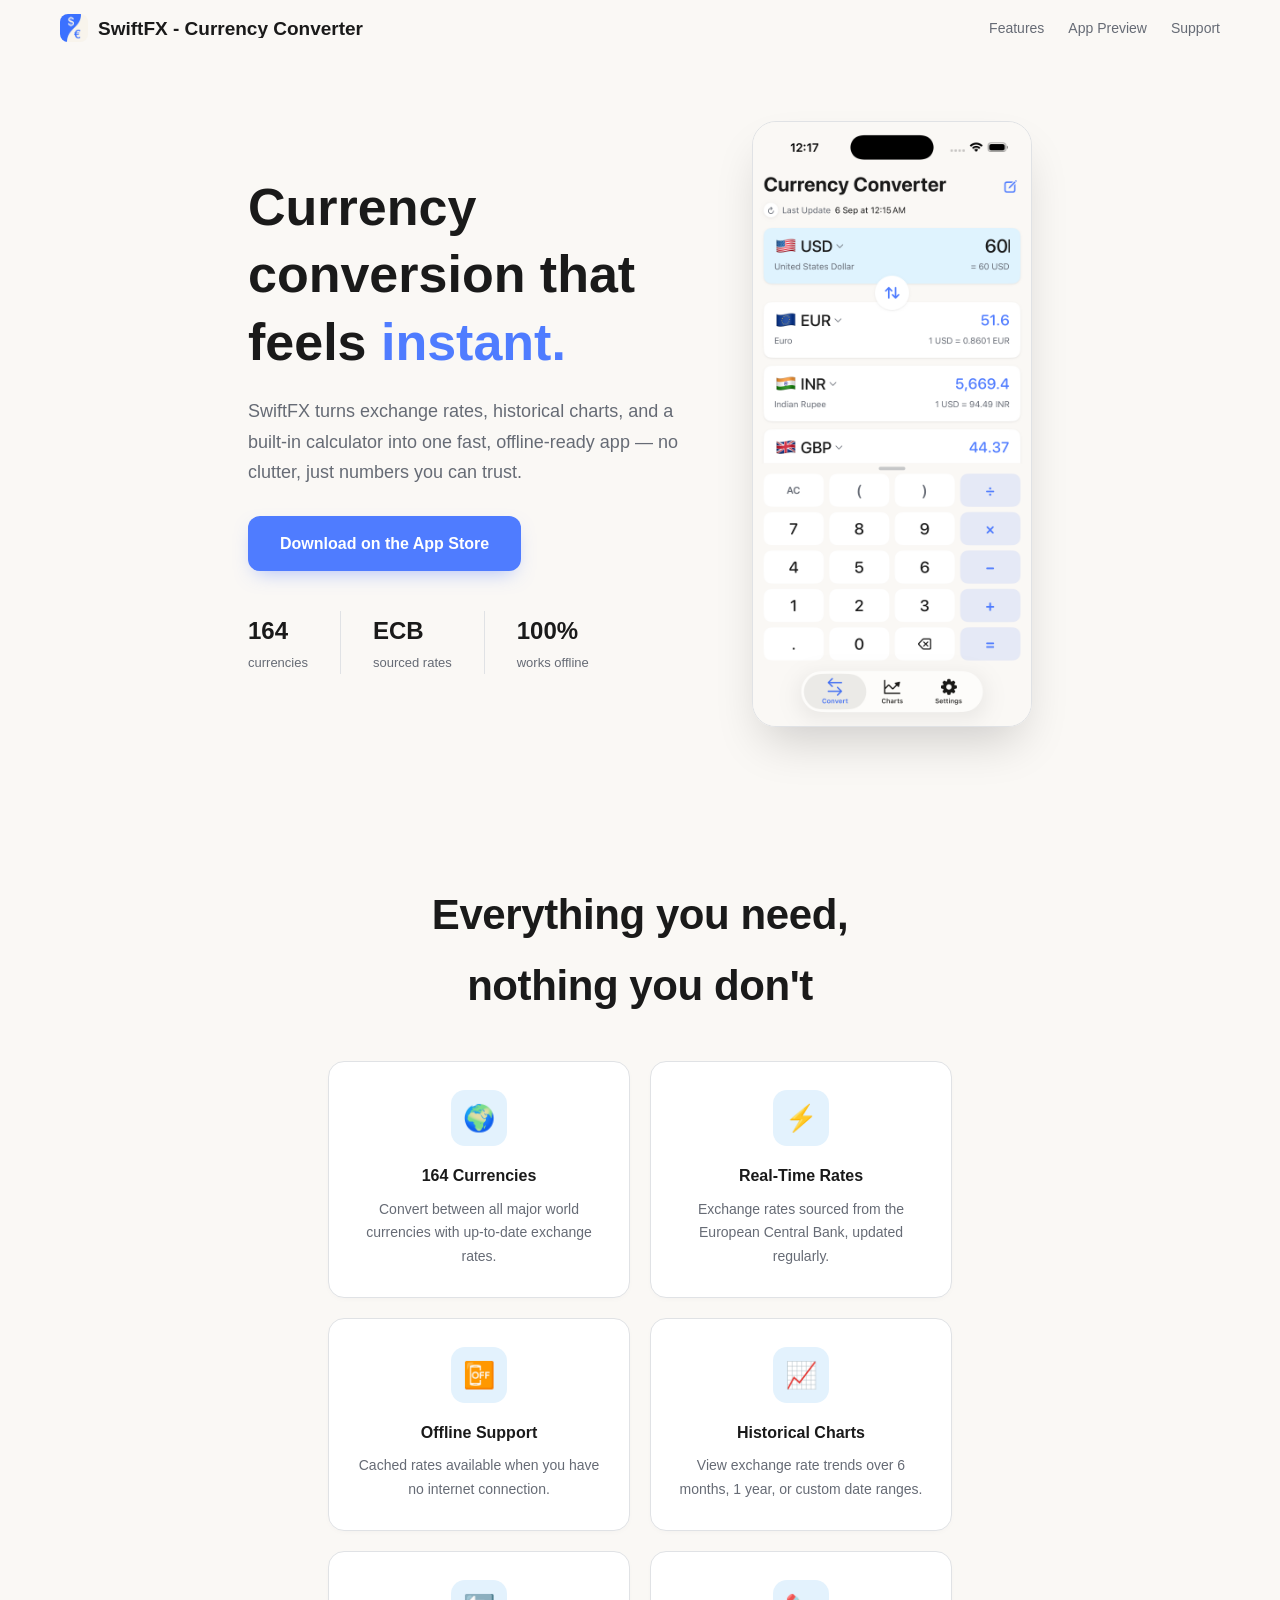
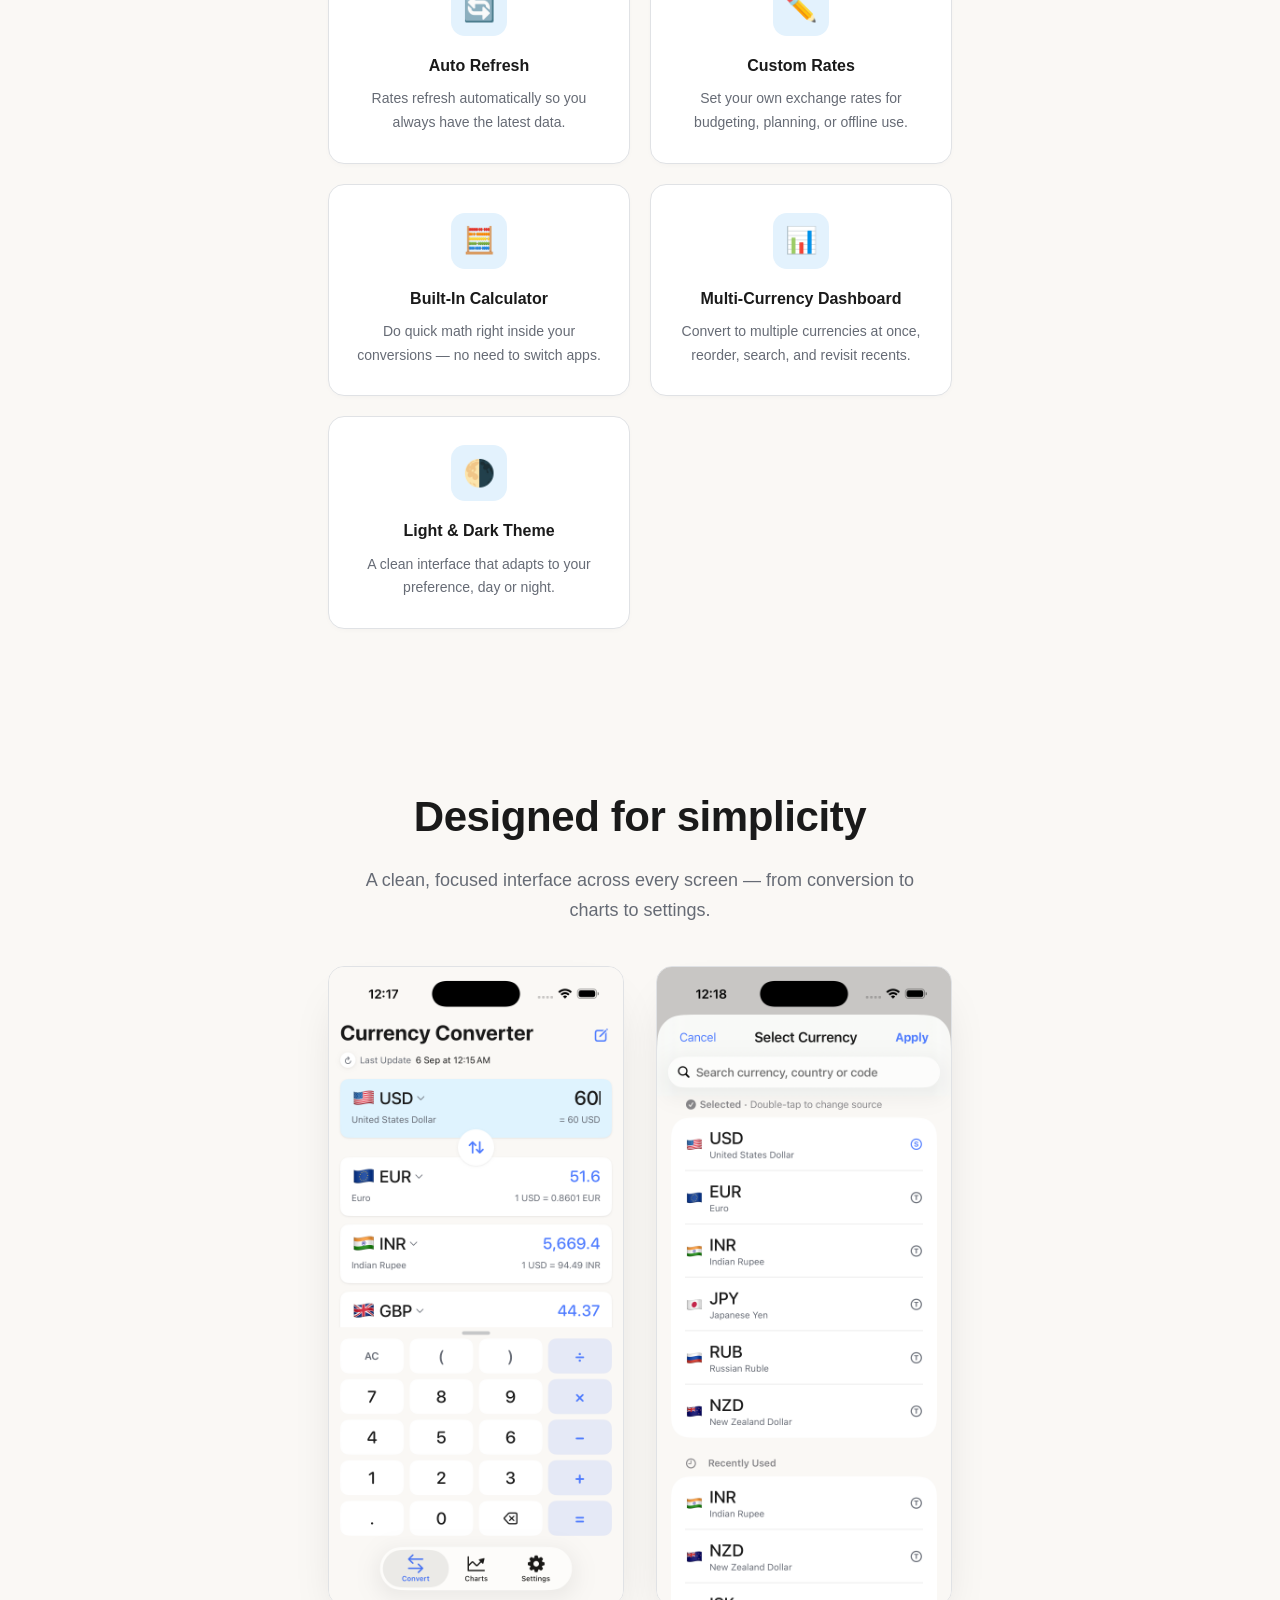
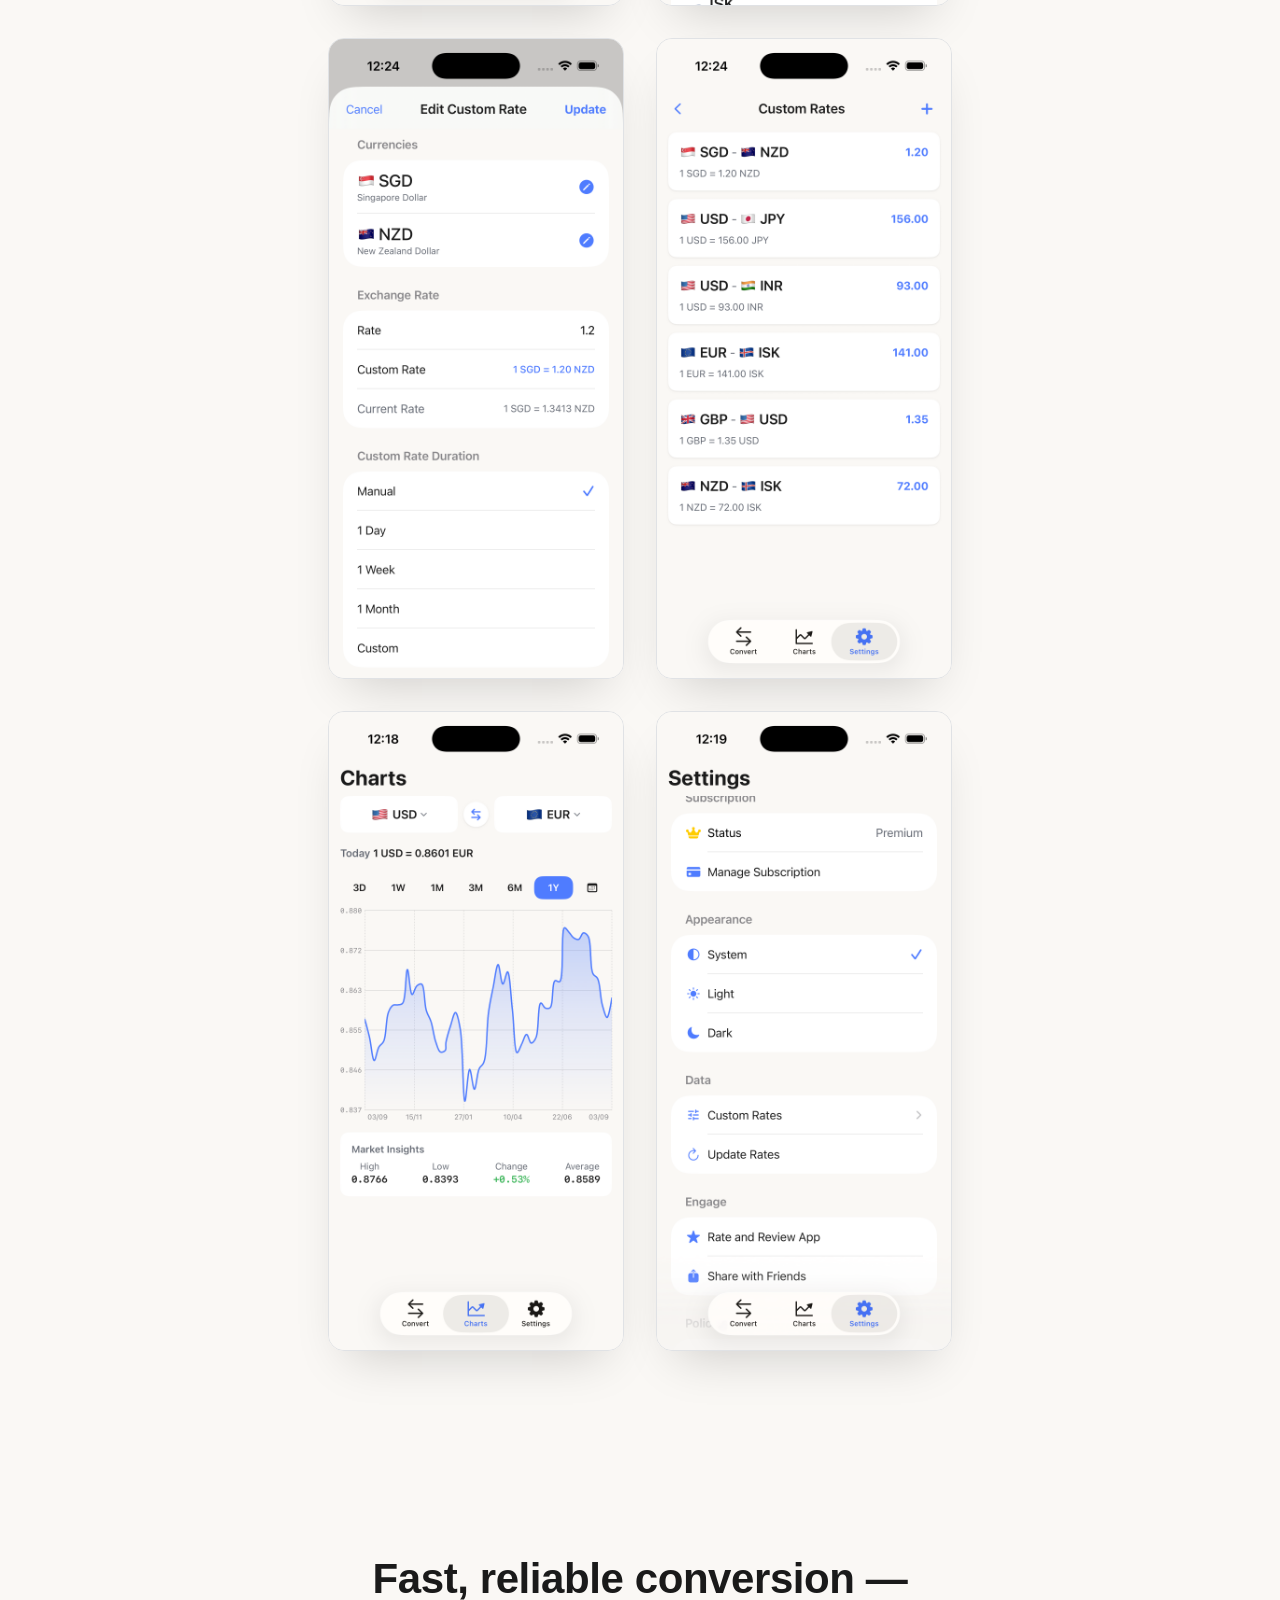
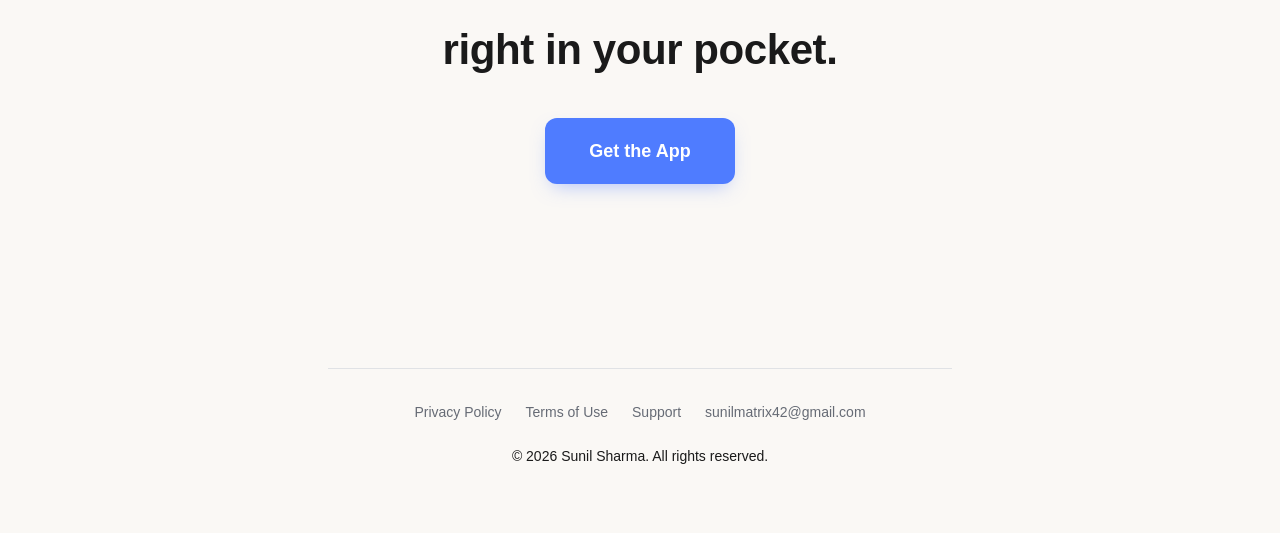
<file: index.html>
<!DOCTYPE html>
<html lang="en">
<head>
  <meta charset="UTF-8">
  <meta name="viewport" content="width=device-width, initial-scale=1.0">
  <title>SwiftFX - Currency Converter — Fast, Reliable Currency Conversion</title>
  <meta name="description" content="Convert 164+ currencies instantly with real-time exchange rates, offline support, and historical charts. Available on the App Store.">
  <script src="config.js"></script>
  <link rel="stylesheet" href="style.css">
</head>
<body>

  <nav class="nav" id="site-nav">
    <div class="nav-inner">
      <a href="index.html" class="nav-brand">
        <img src="app-icon.png" alt="" class="nav-logo">
        <span class="nav-brand-full">SwiftFX - Currency Converter</span>
        <span class="nav-brand-short">SwiftFX</span>
      </a>
      <ul class="nav-links">
        <li><a href="#features">Features</a></li>
        <li><a href="#app-preview">App Preview</a></li>
        <li><a href="support.html">Support</a></li>
      </ul>
    </div>
  </nav>

  <section class="hero-split">
    <div class="hero-split-inner">
      <div class="hero-content">
        <h1>Currency conversion that feels <span class="accent">instant.</span></h1>
        <p class="hero-description">SwiftFX turns exchange rates, historical charts, and a built-in calculator into one fast, offline-ready app — no clutter, just numbers you can trust.</p>
        <a href="#" class="cta-button app-store-link">Download on the App Store</a>
        <div class="hero-stats">
          <div class="hero-stat">
            <div class="hero-stat-value">164</div>
            <div class="hero-stat-label">currencies</div>
          </div>
          <div class="hero-stat">
            <div class="hero-stat-value">ECB</div>
            <div class="hero-stat-label">sourced rates</div>
          </div>
          <div class="hero-stat">
            <div class="hero-stat-value">100%</div>
            <div class="hero-stat-label">works offline</div>
          </div>
        </div>
      </div>
      <div class="hero-visual">
        <img src="screenshots/Screen1.png" alt="SwiftFX currency converter screen showing USD, EUR, INR, and GBP conversion with built-in calculator" class="hero-phone-image">
      </div>
    </div>
  </section>

  <section class="features-section" id="features">
    <div class="container">
      <div class="section-heading">
        <h2>Everything you need, nothing you don't</h2>
      </div>
      <div class="features-grid">
        <div class="feature-card">
          <div class="feature-icon">🌍</div>
          <h3>164 Currencies</h3>
          <p>Convert between all major world currencies with up-to-date exchange rates.</p>
        </div>
        <div class="feature-card">
          <div class="feature-icon">⚡</div>
          <h3>Real-Time Rates</h3>
          <p>Exchange rates sourced from the European Central Bank, updated regularly.</p>
        </div>
        <div class="feature-card">
          <div class="feature-icon">📴</div>
          <h3>Offline Support</h3>
          <p>Cached rates available when you have no internet connection.</p>
        </div>
        <div class="feature-card">
          <div class="feature-icon">📈</div>
          <h3>Historical Charts</h3>
          <p>View exchange rate trends over 6 months, 1 year, or custom date ranges.</p>
        </div>
        <div class="feature-card">
          <div class="feature-icon">🔄</div>
          <h3>Auto Refresh</h3>
          <p>Rates refresh automatically so you always have the latest data.</p>
        </div>
        <div class="feature-card">
          <div class="feature-icon">✏️</div>
          <h3>Custom Rates</h3>
          <p>Set your own exchange rates for budgeting, planning, or offline use.</p>
        </div>
        <div class="feature-card">
          <div class="feature-icon">🧮</div>
          <h3>Built-In Calculator</h3>
          <p>Do quick math right inside your conversions — no need to switch apps.</p>
        </div>
        <div class="feature-card">
          <div class="feature-icon">📊</div>
          <h3>Multi-Currency Dashboard</h3>
          <p>Convert to multiple currencies at once, reorder, search, and revisit recents.</p>
        </div>
        <div class="feature-card">
          <div class="feature-icon">🌗</div>
          <h3>Light &amp; Dark Theme</h3>
          <p>A clean interface that adapts to your preference, day or night.</p>
        </div>
      </div>
    </div>
  </section>

  <section class="screenshots-section" id="app-preview">
    <div class="container">
      <div class="section-heading">
        <h2>Designed for simplicity</h2>
        <p class="section-subtext">A clean, focused interface across every screen — from conversion to charts to settings.</p>
      </div>
      <div class="screenshots-grid">
        <img src="screenshots/Screen1.png" alt="Currency converter screen with multiple currencies and built-in calculator">
        <img src="screenshots/Screen5.png" alt="Currency search and selection screen">
        <img src="screenshots/Screen3.png" alt="Custom exchange rate editor">
        <img src="screenshots/Screen4.png" alt="List of saved custom exchange rates">
        <img src="screenshots/Screen2.png" alt="Historical exchange rate chart with market insights">
        <img src="screenshots/Screen6.png" alt="Settings screen with appearance and subscription options">
      </div>
    </div>
  </section>

  <section class="cta-section">
    <div class="container">
      <h2>Fast, reliable conversion — right in your pocket.</h2>
      <a href="#" class="cta-button cta-button-large app-store-link">Get the App</a>
    </div>
  </section>

  <div class="container">
    <footer class="footer">
      <ul class="footer-links">
        <li><a href="privacy.html">Privacy Policy</a></li>
        <li><a href="terms.html">Terms of Use</a></li>
        <li><a href="support.html">Support</a></li>
        <li><a data-config="contactEmail"></a></li>
      </ul>
      <p>&copy; 2026 <span data-config="developerName">Sunil Sharma</span>. All rights reserved.</p>
    </footer>
  </div>

  <script>
    document.querySelectorAll(".app-store-link").forEach(function (el) {
      el.href = CONFIG.appStoreUrl;
    });

    var siteNav = document.getElementById("site-nav");
    function updateNavScrollState() {
      siteNav.classList.toggle("nav--scrolled", window.scrollY > 8);
    }
    document.addEventListener("scroll", updateNavScrollState, { passive: true });
    updateNavScrollState();
  </script>
</body>
</html>
</file>
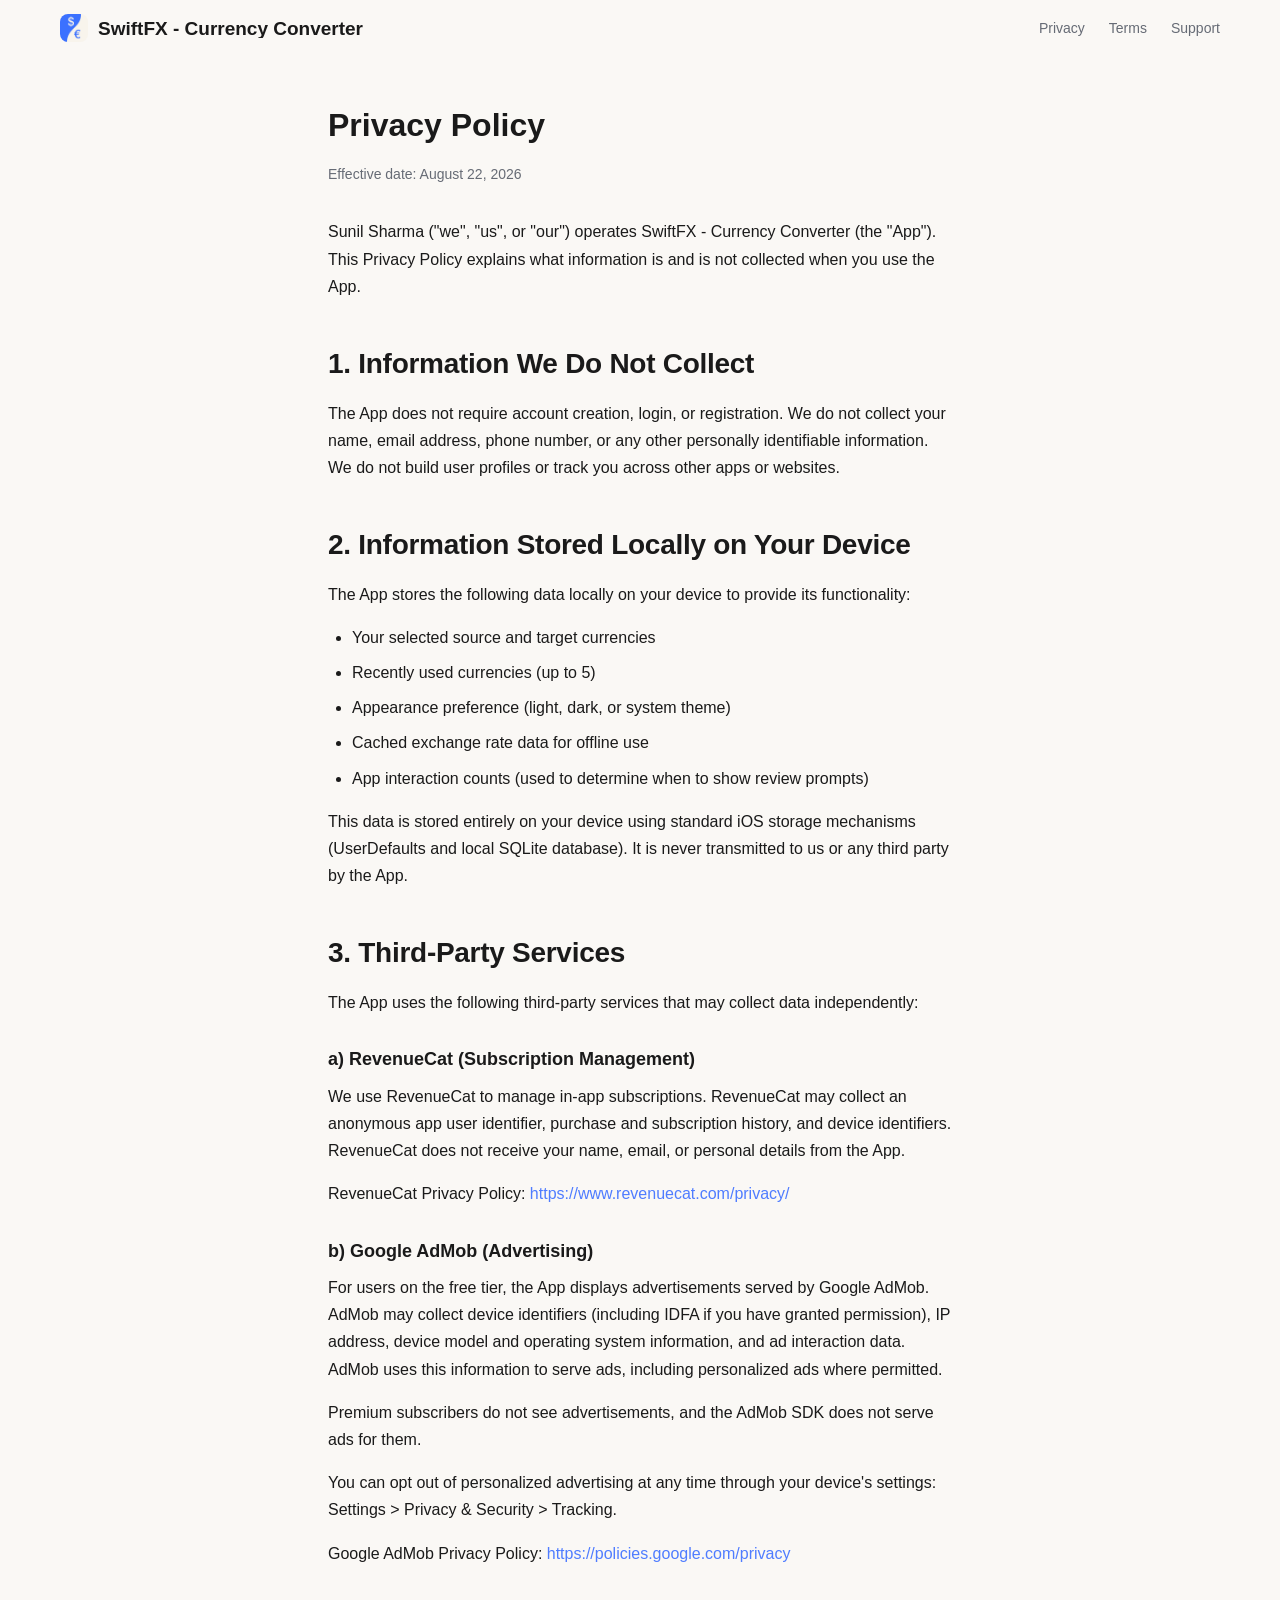
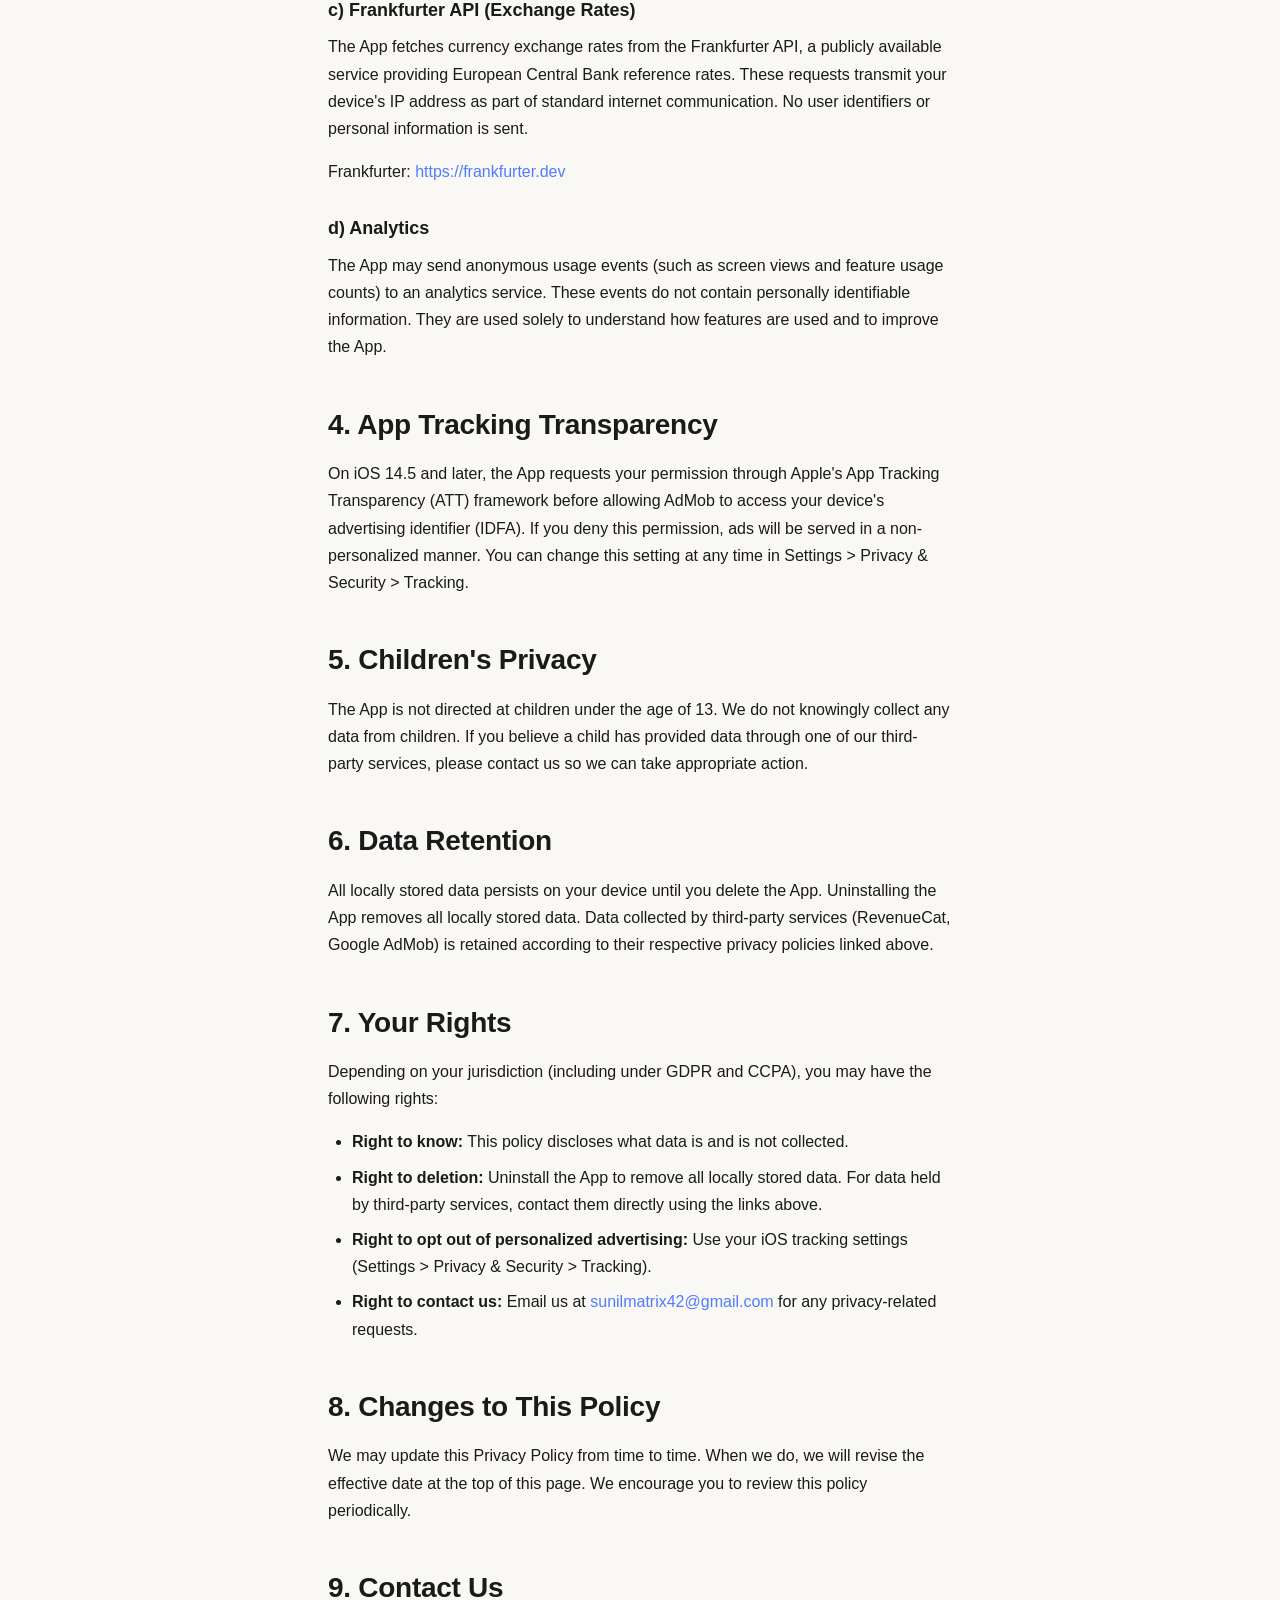
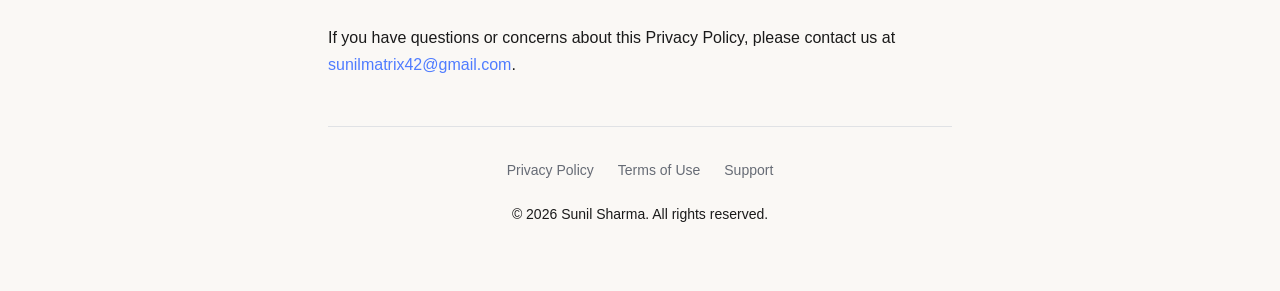
<file: privacy.html>
<!DOCTYPE html>
<html lang="en">
<head>
  <meta charset="UTF-8">
  <meta name="viewport" content="width=device-width, initial-scale=1.0">
  <title>Privacy Policy — SwiftFX - Currency Converter</title>
  <script src="config.js"></script>
  <link rel="stylesheet" href="style.css">
</head>
<body>

  <nav class="nav" id="site-nav">
    <div class="nav-inner">
      <a href="index.html" class="nav-brand">
        <img src="app-icon.png" alt="" class="nav-logo">
        <span class="nav-brand-full">SwiftFX - Currency Converter</span>
        <span class="nav-brand-short">SwiftFX</span>
      </a>
      <ul class="nav-links">
        <li><a href="privacy.html">Privacy</a></li>
        <li><a href="terms.html">Terms</a></li>
        <li><a href="support.html">Support</a></li>
      </ul>
    </div>
  </nav>

  <div class="container">
    <h1>Privacy Policy</h1>
    <p class="subtitle">Effective date: <span data-config="effectiveDate">August 22, 2026</span></p>

    <p><span data-config="developerName">Sunil Sharma</span> ("we", "us", or "our") operates <span data-config="appName">SwiftFX - Currency Converter</span> (the "App"). This Privacy Policy explains what information is and is not collected when you use the App.</p>

    <h2>1. Information We Do Not Collect</h2>
    <p>The App does not require account creation, login, or registration. We do not collect your name, email address, phone number, or any other personally identifiable information. We do not build user profiles or track you across other apps or websites.</p>

    <h2>2. Information Stored Locally on Your Device</h2>
    <p>The App stores the following data locally on your device to provide its functionality:</p>
    <ul>
      <li>Your selected source and target currencies</li>
      <li>Recently used currencies (up to 5)</li>
      <li>Appearance preference (light, dark, or system theme)</li>
      <li>Cached exchange rate data for offline use</li>
      <li>App interaction counts (used to determine when to show review prompts)</li>
    </ul>
    <p>This data is stored entirely on your device using standard iOS storage mechanisms (UserDefaults and local SQLite database). It is never transmitted to us or any third party by the App.</p>

    <h2>3. Third-Party Services</h2>
    <p>The App uses the following third-party services that may collect data independently:</p>

    <h3>a) RevenueCat (Subscription Management)</h3>
    <p>We use RevenueCat to manage in-app subscriptions. RevenueCat may collect an anonymous app user identifier, purchase and subscription history, and device identifiers. RevenueCat does not receive your name, email, or personal details from the App.</p>
    <p>RevenueCat Privacy Policy: <a href="https://www.revenuecat.com/privacy/" target="_blank" rel="noopener">https://www.revenuecat.com/privacy/</a></p>

    <h3>b) Google AdMob (Advertising)</h3>
    <p>For users on the free tier, the App displays advertisements served by Google AdMob. AdMob may collect device identifiers (including IDFA if you have granted permission), IP address, device model and operating system information, and ad interaction data. AdMob uses this information to serve ads, including personalized ads where permitted.</p>
    <p>Premium subscribers do not see advertisements, and the AdMob SDK does not serve ads for them.</p>
    <p>You can opt out of personalized advertising at any time through your device's settings: Settings &gt; Privacy &amp; Security &gt; Tracking.</p>
    <p>Google AdMob Privacy Policy: <a href="https://policies.google.com/privacy" target="_blank" rel="noopener">https://policies.google.com/privacy</a></p>

    <h3>c) Frankfurter API (Exchange Rates)</h3>
    <p>The App fetches currency exchange rates from the Frankfurter API, a publicly available service providing European Central Bank reference rates. These requests transmit your device's IP address as part of standard internet communication. No user identifiers or personal information is sent.</p>
    <p>Frankfurter: <a href="https://frankfurter.dev" target="_blank" rel="noopener">https://frankfurter.dev</a></p>

    <h3>d) Analytics</h3>
    <p>The App may send anonymous usage events (such as screen views and feature usage counts) to an analytics service. These events do not contain personally identifiable information. They are used solely to understand how features are used and to improve the App.</p>

    <h2>4. App Tracking Transparency</h2>
    <p>On iOS 14.5 and later, the App requests your permission through Apple's App Tracking Transparency (ATT) framework before allowing AdMob to access your device's advertising identifier (IDFA). If you deny this permission, ads will be served in a non-personalized manner. You can change this setting at any time in Settings &gt; Privacy &amp; Security &gt; Tracking.</p>

    <h2>5. Children's Privacy</h2>
    <p>The App is not directed at children under the age of 13. We do not knowingly collect any data from children. If you believe a child has provided data through one of our third-party services, please contact us so we can take appropriate action.</p>

    <h2>6. Data Retention</h2>
    <p>All locally stored data persists on your device until you delete the App. Uninstalling the App removes all locally stored data. Data collected by third-party services (RevenueCat, Google AdMob) is retained according to their respective privacy policies linked above.</p>

    <h2>7. Your Rights</h2>
    <p>Depending on your jurisdiction (including under GDPR and CCPA), you may have the following rights:</p>
    <ul>
      <li><strong>Right to know:</strong> This policy discloses what data is and is not collected.</li>
      <li><strong>Right to deletion:</strong> Uninstall the App to remove all locally stored data. For data held by third-party services, contact them directly using the links above.</li>
      <li><strong>Right to opt out of personalized advertising:</strong> Use your iOS tracking settings (Settings &gt; Privacy &amp; Security &gt; Tracking).</li>
      <li><strong>Right to contact us:</strong> Email us at <a data-config="contactEmail"></a> for any privacy-related requests.</li>
    </ul>

    <h2>8. Changes to This Policy</h2>
    <p>We may update this Privacy Policy from time to time. When we do, we will revise the effective date at the top of this page. We encourage you to review this policy periodically.</p>

    <h2>9. Contact Us</h2>
    <p>If you have questions or concerns about this Privacy Policy, please contact us at <a data-config="contactEmail"></a>.</p>

    <footer class="footer">
      <ul class="footer-links">
        <li><a href="privacy.html">Privacy Policy</a></li>
        <li><a href="terms.html">Terms of Use</a></li>
        <li><a href="support.html">Support</a></li>
      </ul>
      <p>&copy; 2026 <span data-config="developerName">Sunil Sharma</span>. All rights reserved.</p>
    </footer>
  </div>

  <script>
    var siteNav = document.getElementById("site-nav");
    function updateNavScrollState() {
      siteNav.classList.toggle("nav--scrolled", window.scrollY > 8);
    }
    document.addEventListener("scroll", updateNavScrollState, { passive: true });
    updateNavScrollState();
  </script>
</body>
</html>
</file>
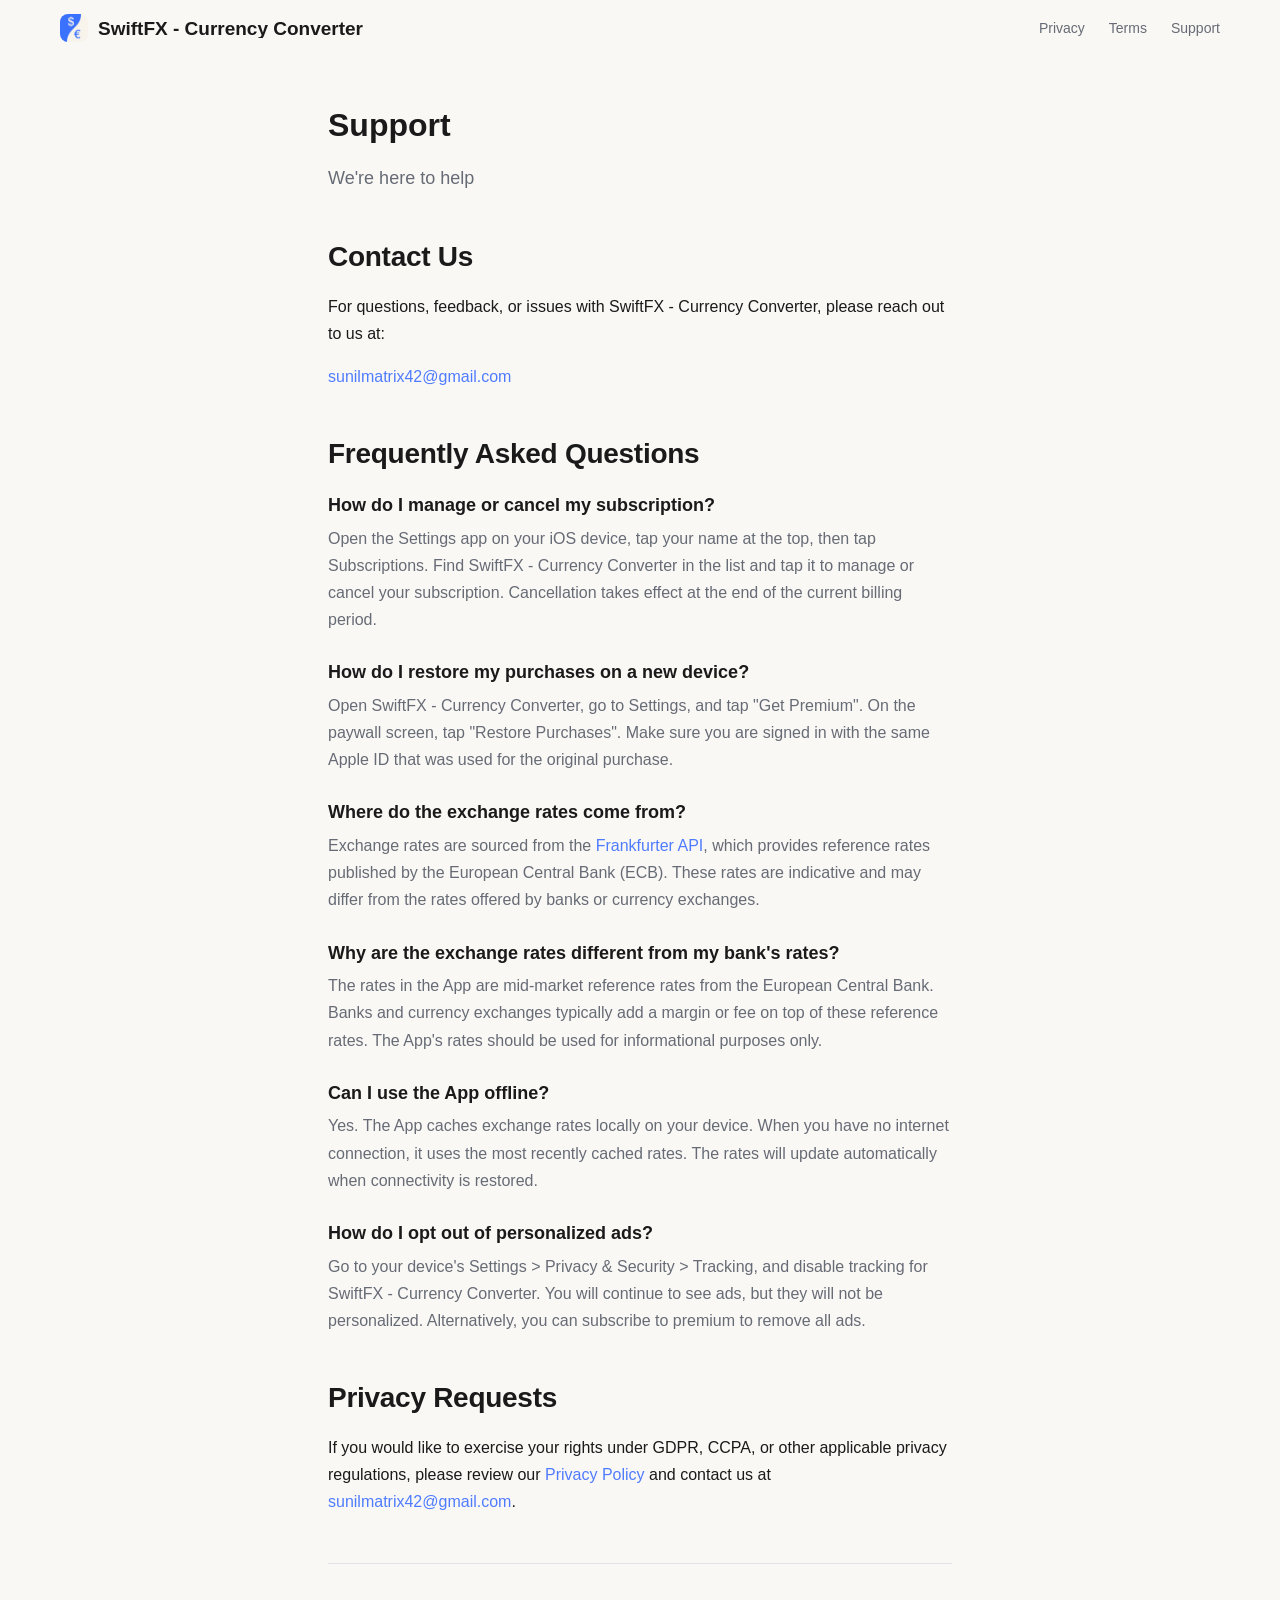
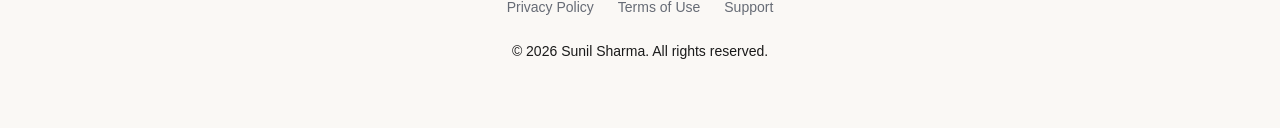
<file: support.html>
<!DOCTYPE html>
<html lang="en">
<head>
  <meta charset="UTF-8">
  <meta name="viewport" content="width=device-width, initial-scale=1.0">
  <title>Support — SwiftFX - Currency Converter</title>
  <script src="config.js"></script>
  <link rel="stylesheet" href="style.css">
</head>
<body>

  <nav class="nav" id="site-nav">
    <div class="nav-inner">
      <a href="index.html" class="nav-brand">
        <img src="app-icon.png" alt="" class="nav-logo">
        <span class="nav-brand-full">SwiftFX - Currency Converter</span>
        <span class="nav-brand-short">SwiftFX</span>
      </a>
      <ul class="nav-links">
        <li><a href="privacy.html">Privacy</a></li>
        <li><a href="terms.html">Terms</a></li>
        <li><a href="support.html">Support</a></li>
      </ul>
    </div>
  </nav>

  <div class="container">
    <h1>Support</h1>
    <p class="page-tagline">We're here to help</p>

    <h2>Contact Us</h2>
    <p>For questions, feedback, or issues with <span data-config="appName">SwiftFX - Currency Converter</span>, please reach out to us at:</p>
    <p><a data-config="contactEmail"></a></p>

    <h2>Frequently Asked Questions</h2>

    <div class="faq-item">
      <h3>How do I manage or cancel my subscription?</h3>
      <p>Open the Settings app on your iOS device, tap your name at the top, then tap Subscriptions. Find SwiftFX - Currency Converter in the list and tap it to manage or cancel your subscription. Cancellation takes effect at the end of the current billing period.</p>
    </div>

    <div class="faq-item">
      <h3>How do I restore my purchases on a new device?</h3>
      <p>Open SwiftFX - Currency Converter, go to Settings, and tap "Get Premium". On the paywall screen, tap "Restore Purchases". Make sure you are signed in with the same Apple ID that was used for the original purchase.</p>
    </div>

    <div class="faq-item">
      <h3>Where do the exchange rates come from?</h3>
      <p>Exchange rates are sourced from the <a href="https://frankfurter.dev" target="_blank" rel="noopener">Frankfurter API</a>, which provides reference rates published by the European Central Bank (ECB). These rates are indicative and may differ from the rates offered by banks or currency exchanges.</p>
    </div>

    <div class="faq-item">
      <h3>Why are the exchange rates different from my bank's rates?</h3>
      <p>The rates in the App are mid-market reference rates from the European Central Bank. Banks and currency exchanges typically add a margin or fee on top of these reference rates. The App's rates should be used for informational purposes only.</p>
    </div>

    <div class="faq-item">
      <h3>Can I use the App offline?</h3>
      <p>Yes. The App caches exchange rates locally on your device. When you have no internet connection, it uses the most recently cached rates. The rates will update automatically when connectivity is restored.</p>
    </div>

    <div class="faq-item">
      <h3>How do I opt out of personalized ads?</h3>
      <p>Go to your device's Settings &gt; Privacy &amp; Security &gt; Tracking, and disable tracking for SwiftFX - Currency Converter. You will continue to see ads, but they will not be personalized. Alternatively, you can subscribe to premium to remove all ads.</p>
    </div>

    <h2>Privacy Requests</h2>
    <p>If you would like to exercise your rights under GDPR, CCPA, or other applicable privacy regulations, please review our <a href="privacy.html">Privacy Policy</a> and contact us at <a data-config="contactEmail"></a>.</p>

    <footer class="footer">
      <ul class="footer-links">
        <li><a href="privacy.html">Privacy Policy</a></li>
        <li><a href="terms.html">Terms of Use</a></li>
        <li><a href="support.html">Support</a></li>
      </ul>
      <p>&copy; 2026 <span data-config="developerName">Sunil Sharma</span>. All rights reserved.</p>
    </footer>
  </div>

  <script>
    var siteNav = document.getElementById("site-nav");
    function updateNavScrollState() {
      siteNav.classList.toggle("nav--scrolled", window.scrollY > 8);
    }
    document.addEventListener("scroll", updateNavScrollState, { passive: true });
    updateNavScrollState();
  </script>
</body>
</html>
</file>
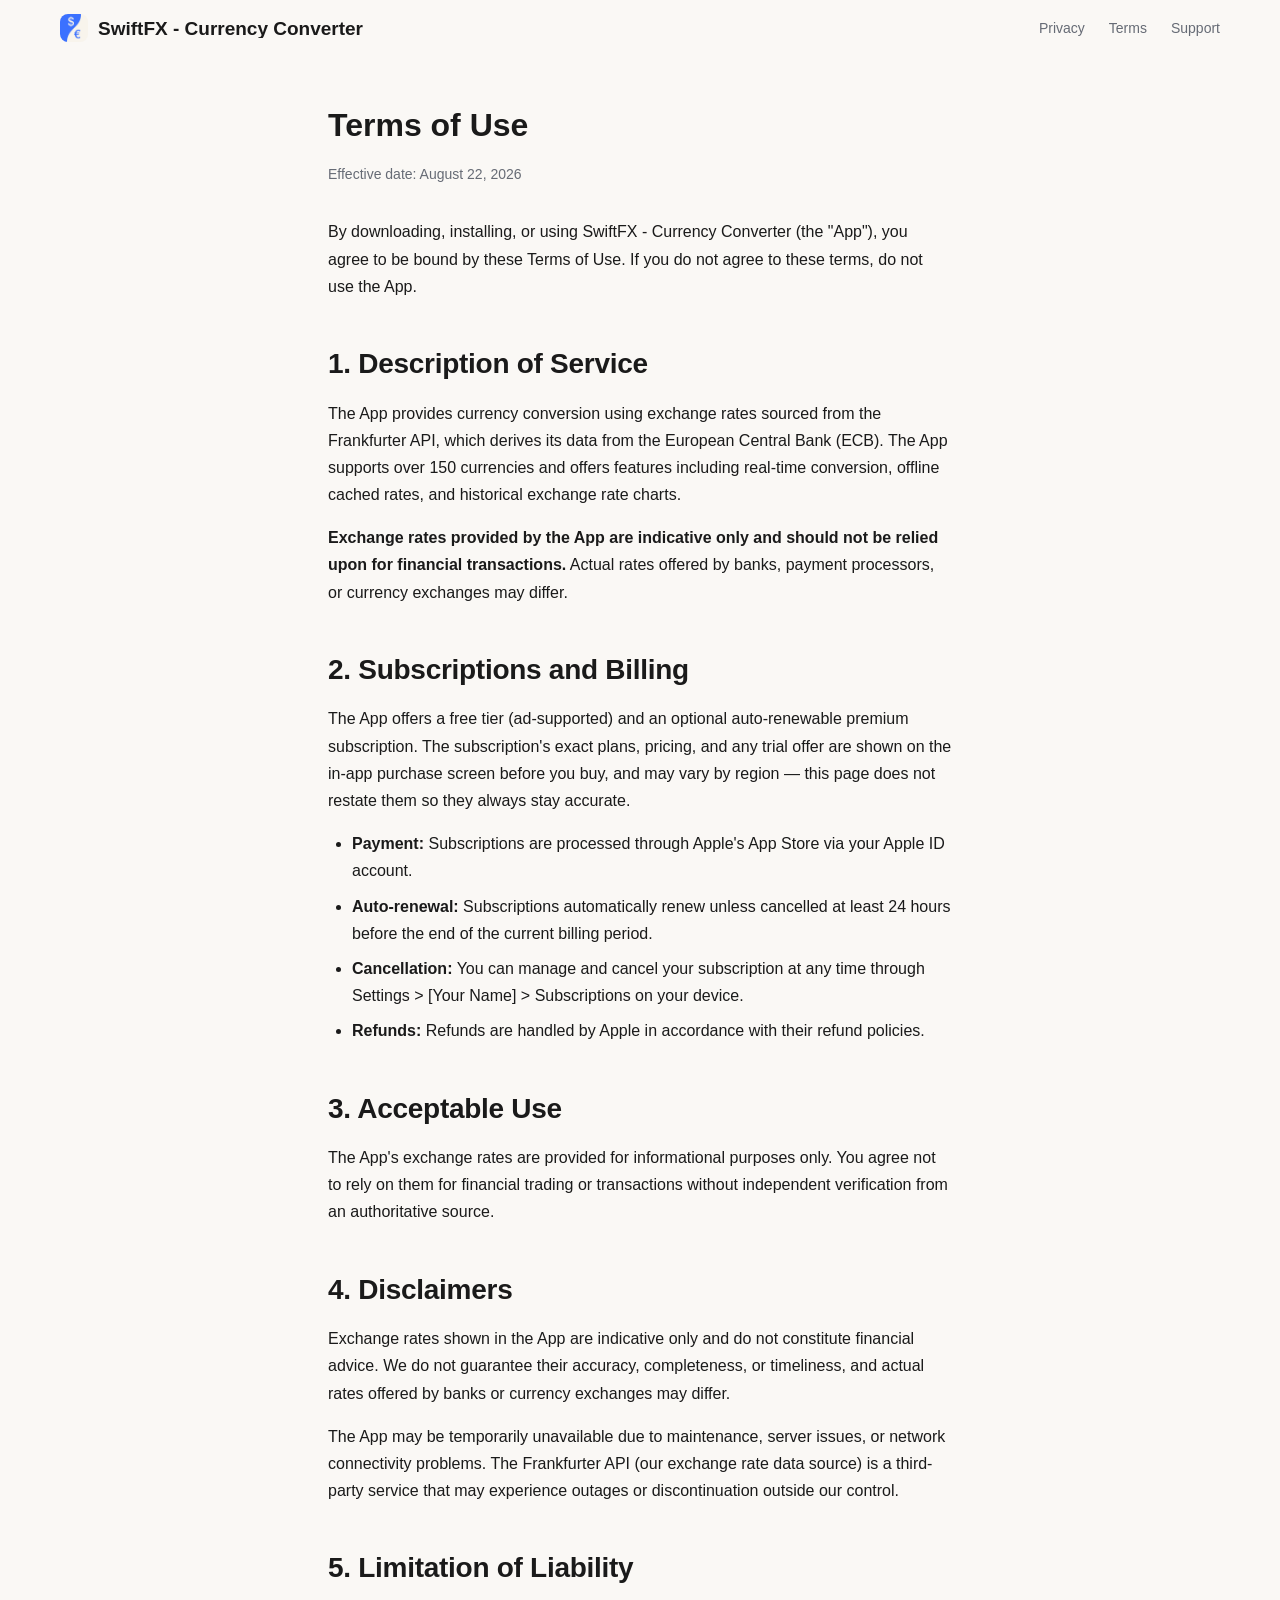
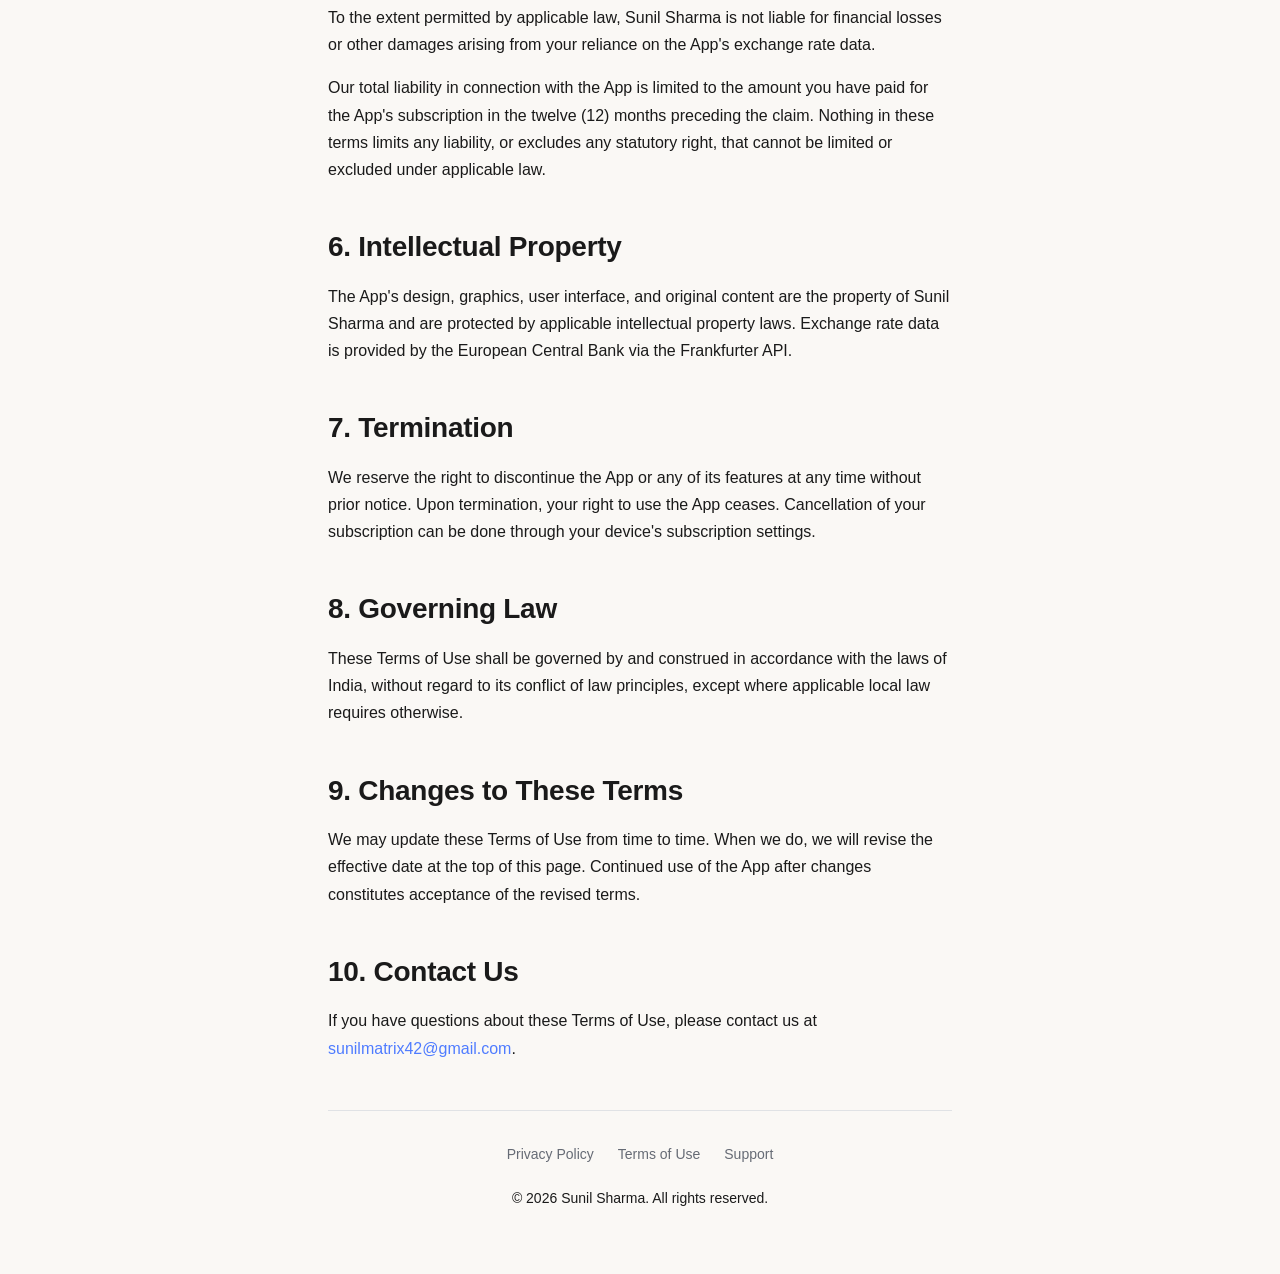
<file: terms.html>
<!DOCTYPE html>
<html lang="en">
<head>
  <meta charset="UTF-8">
  <meta name="viewport" content="width=device-width, initial-scale=1.0">
  <title>Terms of Use — SwiftFX - Currency Converter</title>
  <script src="config.js"></script>
  <link rel="stylesheet" href="style.css">
</head>
<body>

  <nav class="nav" id="site-nav">
    <div class="nav-inner">
      <a href="index.html" class="nav-brand">
        <img src="app-icon.png" alt="" class="nav-logo">
        <span class="nav-brand-full">SwiftFX - Currency Converter</span>
        <span class="nav-brand-short">SwiftFX</span>
      </a>
      <ul class="nav-links">
        <li><a href="privacy.html">Privacy</a></li>
        <li><a href="terms.html">Terms</a></li>
        <li><a href="support.html">Support</a></li>
      </ul>
    </div>
  </nav>

  <div class="container">
    <h1>Terms of Use</h1>
    <p class="subtitle">Effective date: <span data-config="effectiveDate">August 22, 2026</span></p>

    <p>By downloading, installing, or using <span data-config="appName">SwiftFX - Currency Converter</span> (the "App"), you agree to be bound by these Terms of Use. If you do not agree to these terms, do not use the App.</p>

    <h2>1. Description of Service</h2>
    <p>The App provides currency conversion using exchange rates sourced from the Frankfurter API, which derives its data from the European Central Bank (ECB). The App supports over 150 currencies and offers features including real-time conversion, offline cached rates, and historical exchange rate charts.</p>
    <p><strong>Exchange rates provided by the App are indicative only and should not be relied upon for financial transactions.</strong> Actual rates offered by banks, payment processors, or currency exchanges may differ.</p>

    <h2>2. Subscriptions and Billing</h2>
    <p>The App offers a free tier (ad-supported) and an optional auto-renewable premium subscription. The subscription's exact plans, pricing, and any trial offer are shown on the in-app purchase screen before you buy, and may vary by region — this page does not restate them so they always stay accurate.</p>
    <ul>
      <li><strong>Payment:</strong> Subscriptions are processed through Apple's App Store via your Apple ID account.</li>
      <li><strong>Auto-renewal:</strong> Subscriptions automatically renew unless cancelled at least 24 hours before the end of the current billing period.</li>
      <li><strong>Cancellation:</strong> You can manage and cancel your subscription at any time through Settings &gt; [Your Name] &gt; Subscriptions on your device.</li>
      <li><strong>Refunds:</strong> Refunds are handled by Apple in accordance with their refund policies.</li>
    </ul>

    <h2>3. Acceptable Use</h2>
    <p>The App's exchange rates are provided for informational purposes only. You agree not to rely on them for financial trading or transactions without independent verification from an authoritative source.</p>

    <h2>4. Disclaimers</h2>
    <p>Exchange rates shown in the App are indicative only and do not constitute financial advice. We do not guarantee their accuracy, completeness, or timeliness, and actual rates offered by banks or currency exchanges may differ.</p>
    <p>The App may be temporarily unavailable due to maintenance, server issues, or network connectivity problems. The Frankfurter API (our exchange rate data source) is a third-party service that may experience outages or discontinuation outside our control.</p>

    <h2>5. Limitation of Liability</h2>
    <p>To the extent permitted by applicable law, <span data-config="developerName">Sunil Sharma</span> is not liable for financial losses or other damages arising from your reliance on the App's exchange rate data.</p>
    <p>Our total liability in connection with the App is limited to the amount you have paid for the App's subscription in the twelve (12) months preceding the claim. Nothing in these terms limits any liability, or excludes any statutory right, that cannot be limited or excluded under applicable law.</p>

    <h2>6. Intellectual Property</h2>
    <p>The App's design, graphics, user interface, and original content are the property of <span data-config="developerName">Sunil Sharma</span> and are protected by applicable intellectual property laws. Exchange rate data is provided by the European Central Bank via the Frankfurter API.</p>

    <h2>7. Termination</h2>
    <p>We reserve the right to discontinue the App or any of its features at any time without prior notice. Upon termination, your right to use the App ceases. Cancellation of your subscription can be done through your device's subscription settings.</p>

    <h2>8. Governing Law</h2>
    <p>These Terms of Use shall be governed by and construed in accordance with the laws of India, without regard to its conflict of law principles, except where applicable local law requires otherwise.</p>

    <h2>9. Changes to These Terms</h2>
    <p>We may update these Terms of Use from time to time. When we do, we will revise the effective date at the top of this page. Continued use of the App after changes constitutes acceptance of the revised terms.</p>

    <h2>10. Contact Us</h2>
    <p>If you have questions about these Terms of Use, please contact us at <a data-config="contactEmail"></a>.</p>

    <footer class="footer">
      <ul class="footer-links">
        <li><a href="privacy.html">Privacy Policy</a></li>
        <li><a href="terms.html">Terms of Use</a></li>
        <li><a href="support.html">Support</a></li>
      </ul>
      <p>&copy; 2026 <span data-config="developerName">Sunil Sharma</span>. All rights reserved.</p>
    </footer>
  </div>

  <script>
    var siteNav = document.getElementById("site-nav");
    function updateNavScrollState() {
      siteNav.classList.toggle("nav--scrolled", window.scrollY > 8);
    }
    document.addEventListener("scroll", updateNavScrollState, { passive: true });
    updateNavScrollState();
  </script>
</body>
</html>
</file>
<file: style.css>
* {
  margin: 0;
  padding: 0;
  box-sizing: border-box;
}

html {
  scroll-behavior: smooth;
}

body {
  font-family:
    -apple-system, BlinkMacSystemFont, "Segoe UI", Roboto, Helvetica, Arial,
    sans-serif;
  background-color: var(--color-background);
  color: var(--color-text-primary);
  line-height: 1.7;
  -webkit-font-smoothing: antialiased;
}

.container {
  max-width: 720px;
  margin: 0 auto;
  padding: 48px 32px;
}

/* Navigation */
.nav {
  position: sticky;
  top: 0;
  z-index: 100;
  background-color: var(--color-background);
  border-bottom: 1px solid transparent;
  padding: 14px 32px;
  transition:
    background-color 0.2s ease,
    border-color 0.2s ease,
    box-shadow 0.2s ease;
}

.nav--scrolled {
  background-color: rgba(250, 248, 245, 0.8);
  backdrop-filter: blur(8px);
  -webkit-backdrop-filter: blur(8px);
  border-bottom-color: var(--color-divider);
  box-shadow: 0 4px 16px -8px rgba(0, 0, 0, 0.12);
}

.nav-inner {
  max-width: 1160px;
  margin: 0 auto;
  display: flex;
  align-items: center;
  justify-content: space-between;
  gap: 24px;
}

.nav-brand {
  display: flex;
  align-items: center;
  gap: 10px;
  min-width: 0;
  font-size: 19px;
  font-weight: 700;
  line-height: 1;
  color: var(--color-text-primary);
  text-decoration: none;
}

.nav-brand span {
  overflow: hidden;
  text-overflow: ellipsis;
  white-space: nowrap;
}

.nav-brand-short {
  display: none;
}

.nav-logo {
  flex-shrink: 0;
  width: 28px;
  height: 28px;
  border-radius: 8px;
  object-fit: contain;
}

.nav-links {
  display: flex;
  flex-shrink: 0;
  align-items: center;
  gap: 24px;
  margin: 0;
  padding: 0;
  list-style: none;
  line-height: 1;
}

.nav-links li {
  margin: 0;
}

.nav-links a {
  font-size: 14px;
  color: var(--color-text-secondary);
  text-decoration: none;
}

.nav-links a:hover {
  color: var(--color-primary);
}

/* Typography */
h1 {
  font-size: 32px;
  font-weight: 700;
  line-height: 1.3;
  margin-bottom: 16px;
}

h2 {
  font-size: 28px;
  font-weight: 700;
  letter-spacing: -0.01em;
  margin-top: 40px;
  margin-bottom: 12px;
}

.eyebrow {
  font-size: 13px;
  font-weight: 700;
  letter-spacing: 0.08em;
  text-transform: uppercase;
  color: var(--color-primary);
  margin-bottom: 8px;
}

.section-heading {
  text-align: center;
  max-width: 560px;
  margin: 0 auto 40px;
}

.section-heading h2 {
  margin-top: 0;
}

.section-subtext {
  font-size: 18px;
  color: var(--color-text-secondary);
  margin-bottom: 0;
}

h3 {
  font-size: 18px;
  font-weight: 600;
  margin-top: 28px;
  margin-bottom: 8px;
}

p {
  margin-bottom: 16px;
  color: var(--color-text-primary);
}

/* Links */
a {
  color: var(--color-primary);
  text-decoration: none;
}

a:hover {
  text-decoration: underline;
}

/* Lists */
ul,
ol {
  margin-bottom: 16px;
  padding-left: 24px;
}

li {
  margin-bottom: 8px;
}

/* Effective date / subtitle */
.subtitle {
  color: var(--color-text-secondary);
  font-size: 14px;
  margin-bottom: 32px;
}

/* Page-level tagline under an H1 */
.page-tagline {
  color: var(--color-text-secondary);
  font-size: 18px;
  margin-bottom: 40px;
}

/* Cards */
.card {
  background-color: var(--color-surface);
  border: 1px solid var(--color-divider);
  border-radius: 12px;
  padding: 24px;
  margin-bottom: 16px;
}

/* Feature grid (marketing page) */
.features-section {
  background-color: var(--color-background);
  padding: 40px 32px;
  scroll-margin-top: 72px;
}

.features-section h2 {
  font-size: 42px;
}

.features-grid {
  display: grid;
  grid-template-columns: repeat(auto-fit, minmax(220px, 1fr));
  gap: 20px;
}

.feature-card {
  background-color: var(--color-surface);
  border: 1px solid var(--color-divider);
  border-radius: 16px;
  padding: 28px 24px;
  text-align: center;
  box-shadow: 0 2px 8px -4px rgba(0, 0, 0, 0.06);
  transition:
    transform 0.2s ease,
    box-shadow 0.2s ease;
}

.feature-card:hover {
  transform: translateY(-4px);
  box-shadow: 0 16px 32px -16px rgba(0, 0, 0, 0.16);
}

.feature-icon {
  display: flex;
  align-items: center;
  justify-content: center;
  width: 56px;
  height: 56px;
  margin: 0 auto 16px;
  border-radius: 14px;
  background-color: var(--color-source-card);
  font-size: 26px;
}

.feature-card h3 {
  margin-top: 0;
  font-size: 16px;
}

.feature-card p {
  font-size: 14px;
  color: var(--color-text-secondary);
  margin-bottom: 0;
}

/* Hero section (marketing page) */
.hero-split {
  padding: 64px 32px;
}

.hero-split-inner {
  width: fit-content;
  max-width: 100%;
  margin: 0 auto;
  display: grid;
  grid-template-columns: minmax(0, 440px) minmax(0, 280px);
  align-items: center;
  gap: 64px;
}

.hero-content h1 {
  font-size: 52px;
  margin-bottom: 20px;
}

.hero-content h1 .accent {
  color: var(--color-primary);
}

.hero-description {
  font-size: 18px;
  color: var(--color-text-secondary);
  margin-bottom: 28px;
}

.hero-stats {
  display: flex;
  gap: 32px;
  margin-top: 40px;
}

.hero-stat {
  padding-right: 32px;
  border-right: 1px solid var(--color-divider);
}

.hero-stat:last-child {
  border-right: none;
  padding-right: 0;
}

.hero-stat-value {
  font-size: 24px;
  font-weight: 700;
}

.hero-stat-label {
  font-size: 13px;
  color: var(--color-text-secondary);
}

.hero-visual {
  display: flex;
  justify-content: center;
}

.hero-phone-image {
  width: 100%;
  max-width: 280px;
  height: auto;
  border-radius: 24px;
  border: 1px solid var(--color-divider);
  box-shadow: 0 24px 48px -12px rgba(0, 0, 0, 0.18);
}

/* CTA button */
.cta-button {
  display: inline-block;
  background-color: var(--color-primary);
  color: var(--color-surface);
  padding: 14px 32px;
  border-radius: 12px;
  font-size: 16px;
  font-weight: 600;
  text-decoration: none;
  box-shadow: 0 8px 20px -8px rgba(79, 124, 255, 0.5);
  transition:
    transform 0.2s ease,
    box-shadow 0.2s ease,
    opacity 0.2s ease;
}

.cta-button:hover {
  opacity: 0.95;
  transform: translateY(-2px);
  box-shadow: 0 12px 24px -8px rgba(79, 124, 255, 0.55);
  text-decoration: none;
}

.cta-button-large {
  padding: 18px 44px;
  font-size: 18px;
}

/* Closing CTA section */
.cta-section {
  background-color: var(--color-background);
  padding: 16px 32px 40px;
  text-align: center;
}

.cta-section h2 {
  max-width: 640px;
  margin: 0 auto 32px;
  font-size: 42px;
}

/* Footer */
.footer {
  border-top: 1px solid var(--color-divider);
  margin-top: 48px;
  padding: 32px 0 0;
  text-align: center;
  color: var(--color-text-secondary);
  font-size: 14px;
}

.screenshots-section + .container .footer {
  margin-top: 0;
}

.footer-links {
  display: flex;
  justify-content: center;
  gap: 24px;
  margin-bottom: 12px;
  list-style: none;
  padding: 0;
}

.footer-links a {
  color: var(--color-text-secondary);
  text-decoration: none;
}

.footer-links a:hover {
  color: var(--color-primary);
}

/* Screenshots section */
.screenshots-section {
  background-color: var(--color-background);
  padding: 16px 32px 80px;
  scroll-margin-top: 72px;
  text-align: center;
}

.screenshots-section h2 {
  font-size: 42px;
}

.screenshots-grid {
  display: grid;
  grid-template-columns: repeat(2, minmax(0, 1fr));
  gap: 32px;
  max-width: 840px;
  margin: 0 auto;
  justify-items: center;
}

.screenshots-grid img {
  width: 100%;
  max-width: 360px;
  height: auto;
  border-radius: 16px;
  border: 1px solid var(--color-divider);
  box-shadow: 0 24px 48px -20px rgba(0, 0, 0, 0.18);
}

@media (max-width: 560px) {
  .screenshots-grid {
    grid-template-columns: 1fr;
  }

  .screenshots-grid img {
    max-width: 320px;
  }
}

.placeholder-text {
  color: var(--color-text-secondary);
  font-size: 14px;
  font-style: italic;
}

/* FAQ section */
.faq-item {
  margin-bottom: 24px;
}

.faq-item h3 {
  margin-top: 0;
  margin-bottom: 4px;
}

.faq-item p {
  color: var(--color-text-secondary);
  margin-bottom: 0;
}

/* Responsive */
@media (max-width: 700px) {
  .nav-brand-full {
    display: none;
  }

  .nav-brand-short {
    display: inline;
  }
}

@media (max-width: 900px) {
  .hero-split-inner {
    grid-template-columns: 1fr;
    gap: 40px;
    text-align: center;
  }

  .hero-content h1 {
    font-size: 40px;
  }

  .hero-stats {
    justify-content: center;
  }

  .hero-visual {
    order: -1;
  }

  .hero-phone-image {
    max-width: 300px;
  }
}

@media (max-width: 480px) {
  .container {
    padding: 32px 16px;
  }

  .hero-split {
    padding: 40px 16px;
  }

  .hero-content h1 {
    font-size: 30px;
  }

  .hero-stats {
    gap: 16px;
  }

  .hero-stat {
    padding-right: 16px;
  }

  .nav-links {
    gap: 16px;
  }

  .nav-brand span {
    font-size: 15px;
  }

  h1 {
    font-size: 26px;
  }

  h2 {
    font-size: 20px;
  }

  .features-section h2,
  .screenshots-section h2 {
    font-size: 26px;
  }

  .features-section,
  .screenshots-section {
    padding: 48px 16px;
  }

  .cta-section {
    padding: 8px 16px 32px;
  }

  .cta-section h2 {
    font-size: 26px;
  }

  .cta-button-large {
    padding: 16px 32px;
    font-size: 16px;
  }

  .section-heading {
    margin-bottom: 28px;
  }
}

/* Wider screens: scale up side padding to match */
@media (min-width: 1200px) {
  .container,
  .nav,
  .hero-split,
  .features-section,
  .screenshots-section,
  .cta-section {
    padding-left: 48px;
    padding-right: 48px;
  }
}

@media (min-width: 1600px) {
  .container,
  .nav,
  .hero-split,
  .features-section,
  .screenshots-section,
  .cta-section {
    padding-left: 64px;
    padding-right: 64px;
  }
}
</file>
